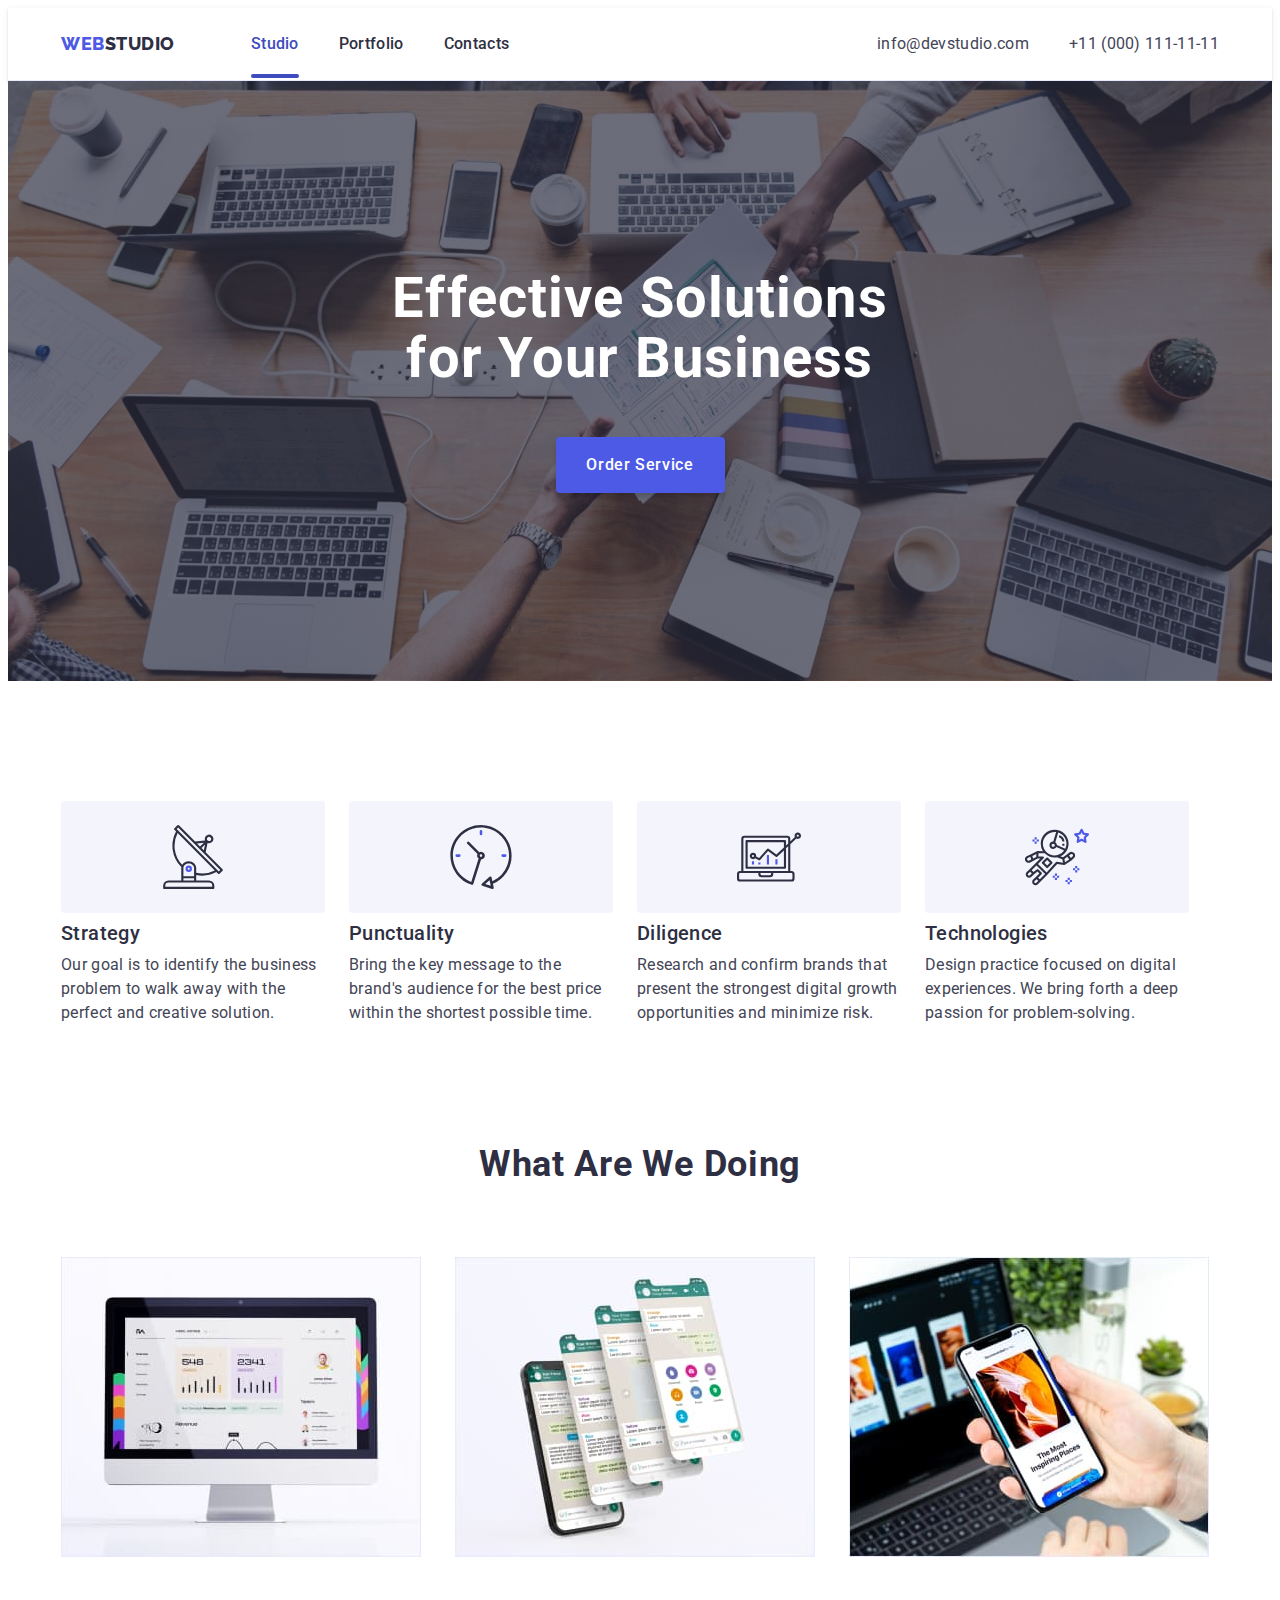
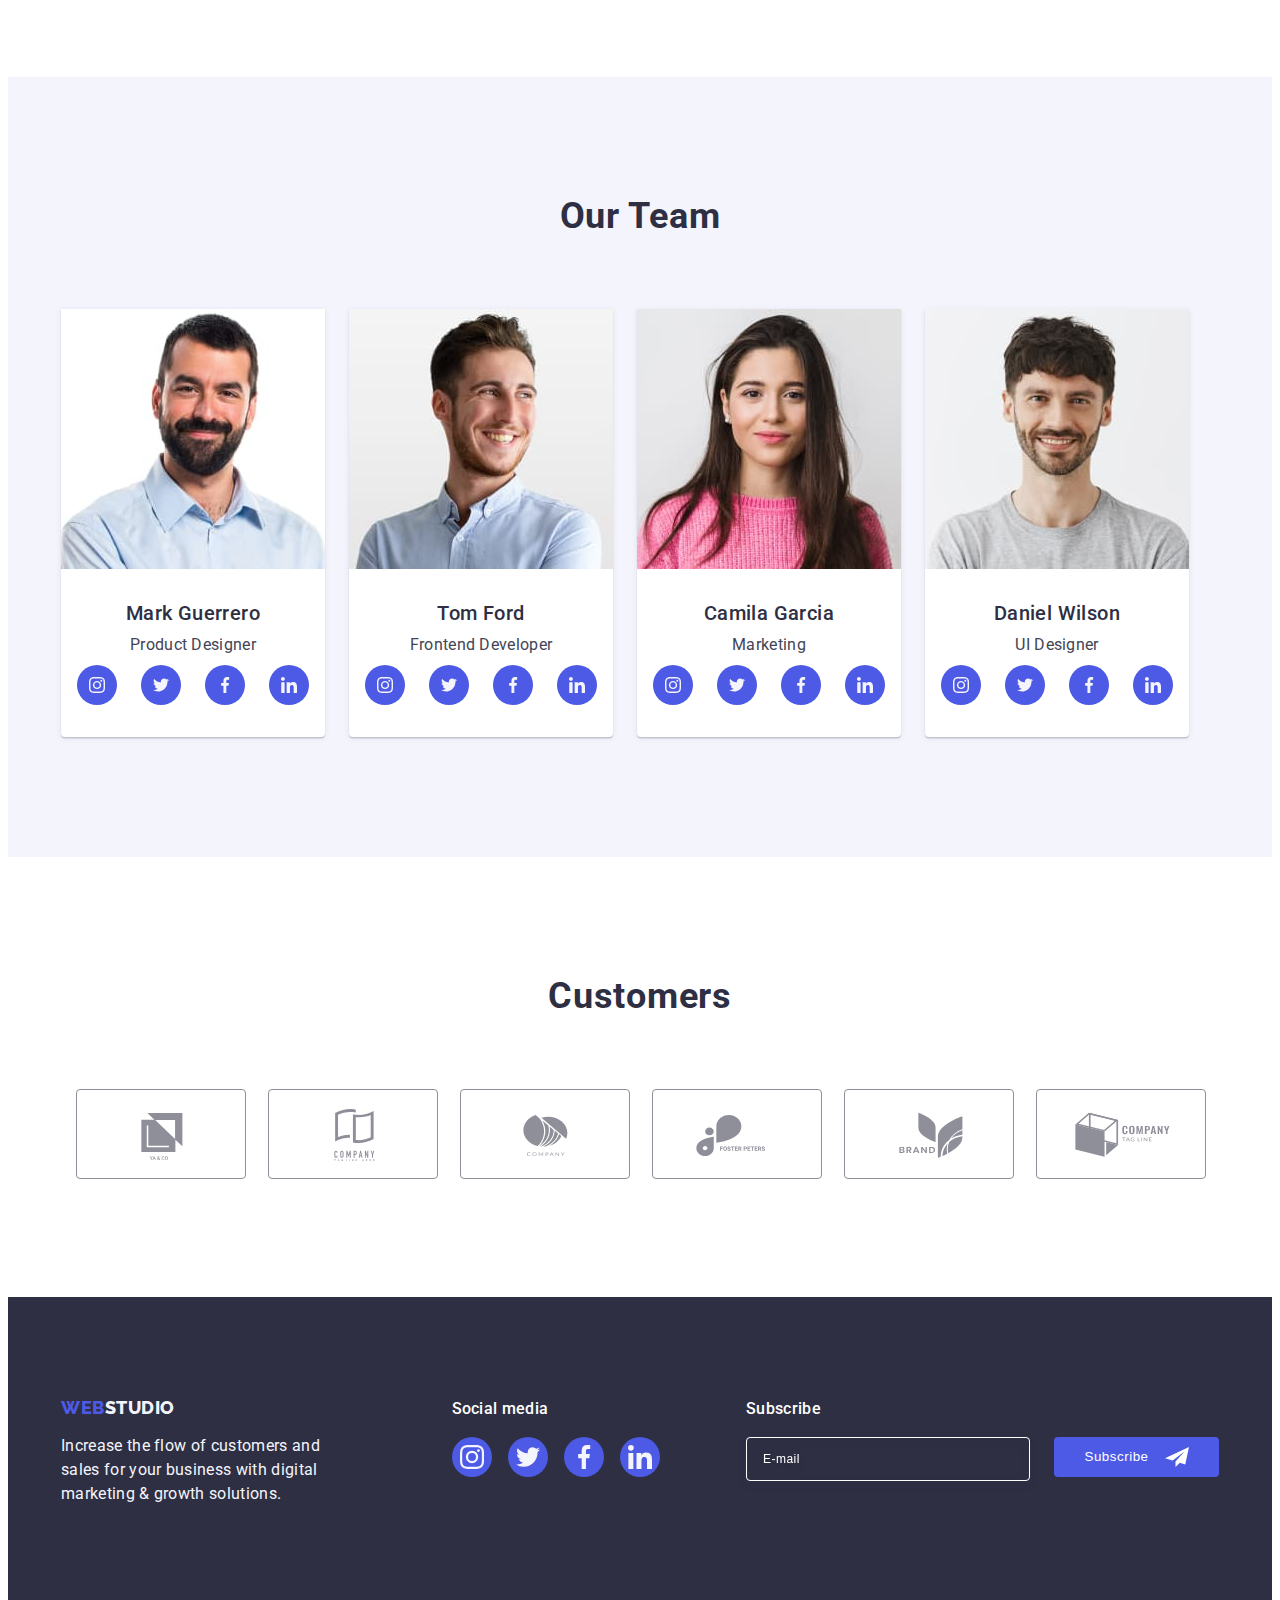
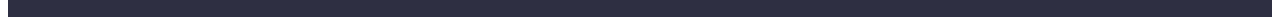
<file: index.html>
<!DOCTYPE html>
<html lang="en">

<head>
    <meta charset="UTF-8">
    <meta http-equiv="X-UA-Compatible" content="IE=edge">
    <meta name="viewport" content="width=device-width, initial-scale=1.0">

    <link rel="preconnect" href="https://fonts.googleapis.com">
    <link rel="preconnect" href="https://fonts.gstatic.com" crossorigin>
    <link
        href="https://fonts.googleapis.com/css2?family=Raleway:wght@800&family=Roboto:wght@400;500;700;900&display=swap"
        rel="stylesheet">

    <link rel="stylesheet" href="https://cdnjs.cloudflare.com/ajax/libs/modern-normalize/2.0.0/modern-normalize.min.css"
        integrity="sha512-4xo8blKMVCiXpTaLzQSLSw3KFOVPWhm/TRtuPVc4WG6kUgjH6J03IBuG7JZPkcWMxJ5huwaBpOpnwYElP/m6wg=="
        crossorigin="anonymous" referrerpolicy="no-referrer" />

    <link rel="stylesheet" href="./css/styles.css" />
    <title>Web Studio</title>
</head>

<body>
    <!-- Header -->
    <header class="header">
        <div class="container header-container">
            <nav class="navigation">
                <a class="header-logo link" href="./index.html">Web<span class="header-logo-two">Studio</span></a>
                <ul class="header-list list">
                    <li><a class="header-item-link current link" href="./index.html">Studio</a></li>
                    <li><a class="header-item-link link" href="./portfolio.html">Portfolio</a></li>
                    <li><a class="header-item-link link " href="">Contacts</a></li>
                </ul>
            </nav>
            <address class="header-adress">
                <ul class="header-adress-list list">
                    <li><a class="header-adress-link link" href="mailto:info@devstudio.com">info@devstudio.com</a></li>
                    <li><a class="header-adress-link link" href="tel:+110001111111">+11 (000)
                            111-11-11</a></li>
                </ul>
            </address>
        </div>
    </header>

    <!-- Main container -->
    <main>
        <!-- Hero section -->
        <section class="hero">
            <div class="container hero-container">
                <h1 class="hero-title">Effective Solutions for Your Business</h1>
                <button class="hero-btn" type="button" data-modal-open>Order Service</button>
            </div>
        </section>

        <!-- Section Feature -->
        <section class="feature">
            <div class="container feature-container">
                <h2 class="feature-header visually-hidden">Feature</h2>
                <ul class="feature-list list">
                    <!-- Feature 1 -->
                    <li class="feature-item">
                        <div class="feature-box">
                            <svg class="feature-icon" width="64" height="64">
                                <use href="./images/icons.svg#icon-feature-1"></use>
                            </svg>
                        </div>
                        <h3 class="feature-title">Strategy</h3>
                        <p class="feature-text">Our goal is to identify the business problem to walk away with the
                            perfect
                            and creative solution.
                        </p>
                    </li>
                    <!-- Feature 2 -->
                    <li class="feature-item">
                        <div class="feature-box">
                            <svg class="feature-icon" width="64" height="64">
                                <use href="./images/icons.svg#icon-feature-2"></use>
                            </svg>
                        </div>
                        <h3 class="feature-title">Punctuality</h3>
                        <p class="feature-text">Bring the key message to the brand's audience for the best price within
                            the
                            shortest possible
                            time.</p>
                    </li>
                    <!-- Feature 3 -->
                    <li class="feature-item">
                        <div class="feature-box">
                            <svg class="feature-icon" width="64" height="64">
                                <use href="./images/icons.svg#icon-feature-3"></use>
                            </svg>
                        </div>
                        <h3 class="feature-title">Diligence</h3>
                        <p class="feature-text">Research and confirm brands that present the strongest digital growth
                            opportunities and minimize
                            risk.</p>
                    </li>
                    <!-- Feature 4 -->
                    <li class="feature-item">
                        <div class="feature-box">
                            <svg class="feature-icon" width="64" height="64">
                                <use href="./images/icons.svg#icon-feature-4"></use>
                            </svg>
                        </div>
                        <h3 class="feature-title">Technologies</h3>
                        <p class="feature-text">Design practice focused on digital experiences. We bring forth a deep
                            passion for
                            problem-solving.</p>
                    </li>
                </ul>
            </div>
        </section>

        <!-- Section Services -->
        <section class="services">
            <div class="container services-container">
                <h2 class="services-title">What are we doing</h2>
                <ul class="services-list list">
                    <li class="services-item"><img src="./images/design1.jpg" alt="Design of sites on PC" width="360"
                            height="300"></li>
                    <li class="services-item"><img src="./images/design2.jpg" alt="Design of messengers" width="360"
                            height="300"></li>
                    <li class="services-item"><img src="./images/design3.jpg" alt="Design of sites on mobile"
                            width="360" height="300"></li>
                </ul>
            </div>
        </section>

        <!-- Section Team -->
        <section class="team">
            <div class="container">
                <h2 class="team-title">Our Team</h2>
                <ul class="team-list list">
                    <li class="team-list-item">
                        <img src="./images/mark.jpg" alt="Photo Mark" width="264" height="260">
                        <div class="team-description">
                            <h3 class="team-item-name">Mark Guerrero</h3>
                            <p class="team-item-text">Product Designer</p>
                            <ul class="team-soc-list list">
                                <li class="team-soc-item">
                                    <a class="team-soc-link link" href="" target="_blank" rel="noopener noreferrer">
                                        <svg class="team-soc-icon" width="16" height="16">
                                            <use href="./images/icons.svg#icon-instagram"></use>
                                        </svg>
                                    </a>
                                </li>
                                <li class="team-soc-item">
                                    <a class="team-soc-link link" href="" target="_blank" rel="noopener noreferrer">
                                        <svg class="team-soc-icon" width="16" height="16">
                                            <use href="./images/icons.svg#icon-twitter"></use>
                                        </svg>
                                    </a>
                                </li>
                                <li class="team-soc-item">
                                    <a class="team-soc-link link" href="" target="_blank" rel="noopener noreferrer">
                                        <svg class="team-soc-icon" width="16" height="16">
                                            <use href="./images/icons.svg#icon-facebook"></use>
                                        </svg>
                                    </a>
                                </li>
                                <li class="team-soc-item">
                                    <a class="team-soc-link link" href="" target="_blank" rel="noopener noreferrer">
                                        <svg class="team-soc-icon" width="16" height="16">
                                            <use href="./images/icons.svg#icon-linkedin"></use>
                                        </svg>
                                    </a>
                                </li>
                            </ul>
                        </div>
                    </li>
                    <li class="team-list-item">
                        <img src="./images/tom.jpg" alt="Photo Tom" width="264" height="260">
                        <div class="team-description">
                            <h3 class="team-item-name">Tom Ford</h3>
                            <p class="team-item-text">Frontend Developer</p>
                            <ul class="team-soc-list list">
                                <li class="team-soc-item">
                                    <a class="team-soc-link link" href="" target="_blank" rel="noopener noreferrer">
                                        <svg class="team-soc-icon" width="16" height="16">
                                            <use href="./images/icons.svg#icon-instagram"></use>
                                        </svg>
                                    </a>
                                </li>
                                <li class="team-soc-item">
                                    <a class="team-soc-link link" href="" target="_blank" rel="noopener noreferrer">
                                        <svg class="team-soc-icon" width="16" height="16">
                                            <use href="./images/icons.svg#icon-twitter"></use>
                                        </svg>
                                    </a>
                                </li>
                                <li class="team-soc-item">
                                    <a class="team-soc-link link" href="" target="_blank" rel="noopener noreferrer">
                                        <svg class="team-soc-icon" width="16" height="16">
                                            <use href="./images/icons.svg#icon-facebook"></use>
                                        </svg>
                                    </a>
                                </li>
                                <li class="team-soc-item">
                                    <a class="team-soc-link link" href="" target="_blank" rel="noopener noreferrer">
                                        <svg class="team-soc-icon" width="16" height="16">
                                            <use href="./images/icons.svg#icon-linkedin"></use>
                                        </svg>
                                    </a>
                                </li>
                            </ul>
                        </div>
                    </li>
                    <li class="team-list-item">
                        <img src="./images/camila.jpg" alt="Photo Camila" width="264" height="260">
                        <div class="team-description">
                            <h3 class="team-item-name">Camila Garcia</h3>
                            <p class="team-item-text">Marketing</p>
                            <ul class="team-soc-list list">
                                <li class="team-soc-item">
                                    <a class="team-soc-link link" href="" target="_blank" rel="noopener noreferrer">
                                        <svg class="team-soc-icon" width="16" height="16">
                                            <use href="./images/icons.svg#icon-instagram"></use>
                                        </svg>
                                    </a>
                                </li>
                                <li class="team-soc-item">
                                    <a class="team-soc-link link" href="" target="_blank" rel="noopener noreferrer">
                                        <svg class="team-soc-icon" width="16" height="16">
                                            <use href="./images/icons.svg#icon-twitter"></use>
                                        </svg>
                                    </a>
                                </li>
                                <li class="team-soc-item">
                                    <a class="team-soc-link link" href="" target="_blank" rel="noopener noreferrer">
                                        <svg class="team-soc-icon" width="16" height="16">
                                            <use href="./images/icons.svg#icon-facebook"></use>
                                        </svg>
                                    </a>
                                </li>
                                <li class="team-soc-item">
                                    <a class="team-soc-link link" href="" target="_blank" rel="noopener noreferrer">
                                        <svg class="team-soc-icon" width="16" height="16">
                                            <use href="./images/icons.svg#icon-linkedin"></use>
                                        </svg>
                                    </a>
                                </li>
                            </ul>
                        </div>
                    </li>
                    <li class="team-list-item">
                        <img src="./images/daniel.jpg" alt="Photo Daniel" width="264" height="260">
                        <div class="team-description">
                            <h3 class="team-item-name">Daniel Wilson</h3>
                            <p class="team-item-text">UI Designer</p>
                            <ul class="team-soc-list list">
                                <li class="team-soc-item">
                                    <a class="team-soc-link link" href="" target="_blank" rel="noopener noreferrer">
                                        <svg class="team-soc-icon" width="16" height="16">
                                            <use href="./images/icons.svg#icon-instagram"></use>
                                        </svg>
                                    </a>
                                </li>
                                <li class="team-soc-item">
                                    <a class="team-soc-link link" href="" target="_blank" rel="noopener noreferrer">
                                        <svg class="team-soc-icon" width="16" height="16">
                                            <use href="./images/icons.svg#icon-twitter"></use>
                                        </svg>
                                    </a>
                                </li>
                                <li class="team-soc-item">
                                    <a class="team-soc-link link" href="" target="_blank" rel="noopener noreferrer">
                                        <svg class="team-soc-icon" width="16" height="16">
                                            <use href="./images/icons.svg#icon-facebook"></use>
                                        </svg>
                                    </a>
                                </li>
                                <li class="team-soc-item">
                                    <a class="team-soc-link link" href="" target="_blank" rel="noopener noreferrer">
                                        <svg class="team-soc-icon" width="16" height="16">
                                            <use href="./images/icons.svg#icon-linkedin"></use>
                                        </svg>
                                    </a>
                                </li>
                            </ul>
                        </div>
                    </li>
                </ul>
            </div>
        </section>

        <!-- Seection Customers -->
        <section class="customers">
            <div class="container customers-container">
                <h2 class="customers-title">Customers</h2>
                <ul class="customers-list list">
                    <li class="customers-item">
                        <a href="" class="customers-link link" target="_blank" rel="noopener noreferrer">
                            <svg class="customers-icon" width="104" height="56" fill="">
                                <use href="./images/icons.svg#icon-customers-1"></use>
                            </svg>
                        </a>
                    </li>
                    <li class="customers-item">
                        <a href="" class="customers-link link" target="_blank" rel="noopener noreferrer">
                            <svg class="customers-icon" width="104" height="56">
                                <use href="./images/icons.svg#icon-customers-2"></use>
                            </svg>
                        </a>
                    </li>
                    <li class="customers-item">
                        <a href="" class="customers-link link" target="_blank" rel="noopener noreferrer">
                            <svg class="customers-icon" width="104" height="56">
                                <use href="./images/icons.svg#icon-customers-3"></use>
                            </svg>
                        </a>
                    </li>
                    <li class="customers-item">
                        <a href="" class="customers-link link" target="_blank" rel="noopener noreferrer">
                            <svg class="customers-icon" width="104" height="56">
                                <use href="./images/icons.svg#icon-customers-4"></use>
                            </svg>
                        </a>
                    </li>
                    <li class="customers-item">
                        <a href="" class="customers-link link" target="_blank" rel="noopener noreferrer">
                            <svg class="customers-icon" width="104" height="56">
                                <use href="./images/icons.svg#icon-customers-5"></use>
                            </svg>
                        </a>
                    </li>
                    <li class="customers-item">
                        <a href="" class="customers-link link" target="_blank" rel="noopener noreferrer">
                            <svg class="customers-icon" width="104" height="56">
                                <use href="./images/icons.svg#icon-customers-6"></use>
                            </svg>
                        </a>
                    </li>
                </ul>
            </div>
        </section>

    </main>
    <!-- Footer -->
    <footer class="footer">
        <div class="container footer-container">
            <div class="footer-composition">
                <a class="footer-logo link" href="./index.html">Web<span class="footer-logo-two">Studio</span></a>
                <p class="footer-text">Increase the flow of customers and sales for your business with digital
                    marketing
                    &
                    growth solutions.</p>
            </div>
            <div class="footer-soc">
                <p class="footer-soc-text">Social media</p>
                <ul class="footer-soc-list list">
                    <li class="footer-soc-item">
                        <a class="footer-soc-link link" href="" target="_blank" rel="noopener noreferrer">
                            <svg class="footer-soc-icon" width="24" height="24">
                                <use href="./images/icons.svg#icon-instagram"></use>
                            </svg>
                        </a>
                    </li>
                    <li class="footer-soc-item">
                        <a class="footer-soc-link link" href="" target="_blank" rel="noopener noreferrer">
                            <svg class="footer-soc-icon" width="24" height="24">
                                <use href="./images/icons.svg#icon-twitter"></use>
                            </svg>
                        </a>
                    </li>
                    <li class="footer-soc-item">
                        <a class="footer-soc-link link" href="" target="_blank" rel="noopener noreferrer">
                            <svg class="footer-soc-icon" width="24" height="24">
                                <use href="./images/icons.svg#icon-facebook"></use>
                            </svg>
                        </a>
                    </li>
                    <li class="footer-soc-item">
                        <a class="footer-soc-link link" href="" target="_blank" rel="noopener noreferrer">
                            <svg class="footer-soc-icon" width="24" height="24">
                                <use href="./images/icons.svg#icon-linkedin"></use>
                            </svg>
                        </a>
                    </li>
                </ul>
            </div>
            <div class="container-form">
                <p class="form-title">Subscribe</p>
                <form class="footer-form">
                    <label class="footer-form-label">
                        <input type="email" name="form-email" class="footer-form-input" placeholder="E-mail">
                    </label>
                    <button type="submit" class="btn-subscribe">Subscribe
                        <svg class="form-email-icon" width="24" height="24">
                            <use href="./images/icons.svg#icon-subscribe"></use>
                        </svg>
                    </button>
                </form>
            </div>
        </div>
    </footer>

    <!-- Modal window -->
    <div class="backdrop is-hidden" data-modal>
        <div class="modal">
            <button class="close-modal" type="button" data-modal-close>
                <svg class="close-icon" width="8" height="8">
                    <use href="./images/icons.svg#icon-close-black"></use>
                </svg>
            </button>
            <p class="modal-title">Leave your contacts and we will call you back</p>
            <form class="modal-form">
                <div class="modal-field">
                    <label for="user-name" class="input-label">Name</label>
                    <div class="input-wrap">
                        <input type="text" name="user-name" id="user-name" class="modal-input" required />
                        <svg class="modal-icon" width="18" height="24">
                            <use href="./images/icons.svg#icon-person"></use>
                        </svg>
                    </div>
                </div>
                <div class="modal-field">
                    <label for="user-tel" class="input-label">Phone</label>
                    <div class="input-wrap">
                        <input type="tel" name="user-tel" id="user-tel" class="modal-input" required />
                        <svg class="modal-icon" width="18" height="24">
                            <use href="./images/icons.svg#icon-phone"></use>
                        </svg>
                    </div>
                </div>
                <div class="modal-field">
                    <label for="user-email" class="input-label">Email</label>
                    <div class="input-wrap">
                        <input type="email" name="user-email" id="user-email" class="modal-input" />
                        <svg class="modal-icon" width="18" height="24">
                            <use href="./images/icons.svg#icon-email"></use>
                        </svg>
                    </div>
                </div>
                <div class="modal-field-comment">
                    <label for="user-comment" class="input-label">Comment</label>
                    <textarea name="user-comment" id="user-comment" class="modal-text"
                        placeholder="Text input"></textarea>
                </div>
                <div class="modal-field-check">
                    <input id="user-privacy" type="checkbox" name="user-privacy" value="true"
                        class="modal-check visually-hidden" required>
                    <label for="user-privacy" class="check-text">
                        <span class="customs-check">
                            <svg class="modal-check-icon" width="10" height="8">
                                <use href="./images/icons.svg#icon-check"></use>
                            </svg>
                        </span> I accept the terms and conditions of the <a href="#" class="privacy-link"> Privacy
                            Policy</a></label>
                </div>
                <button type="submit" class="send">Send</button>
            </form>
        </div>
    </div>
    <script src="./js/modal.js"></script>
</body>

</html>
</file>
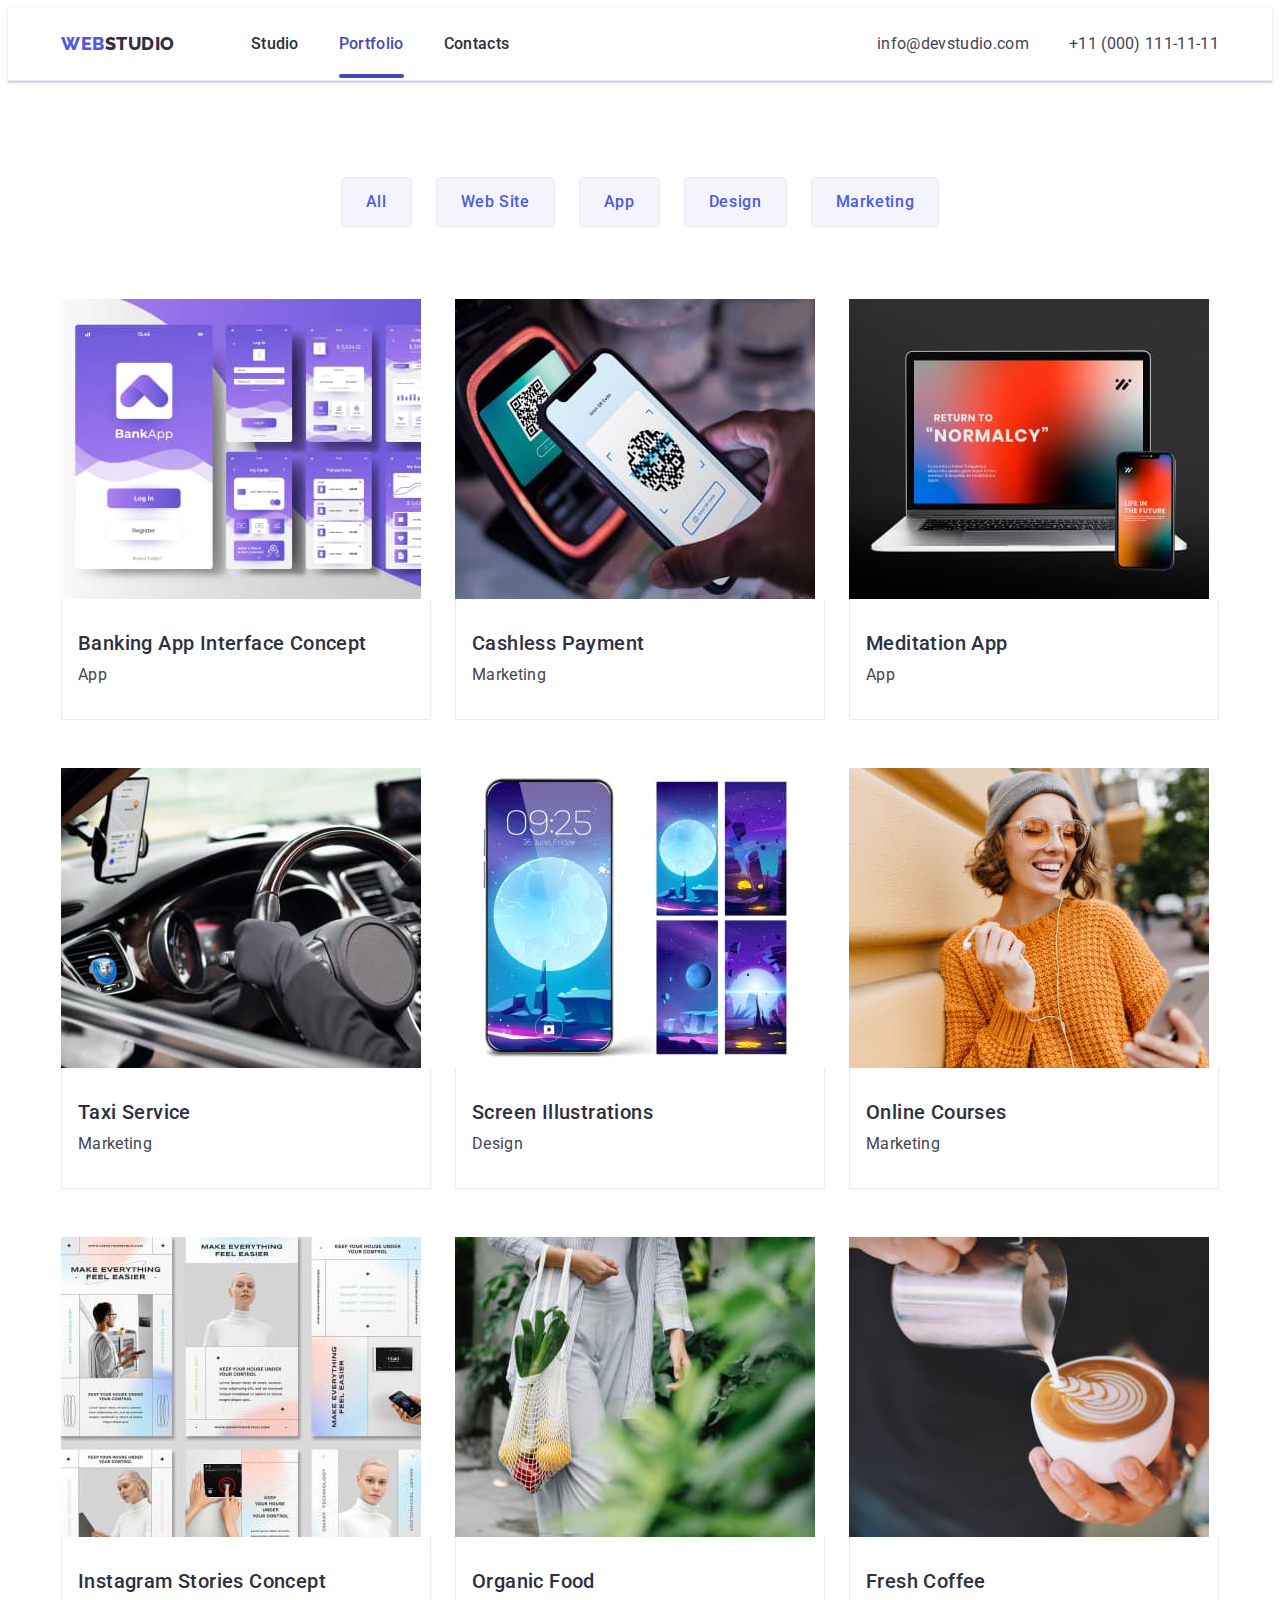
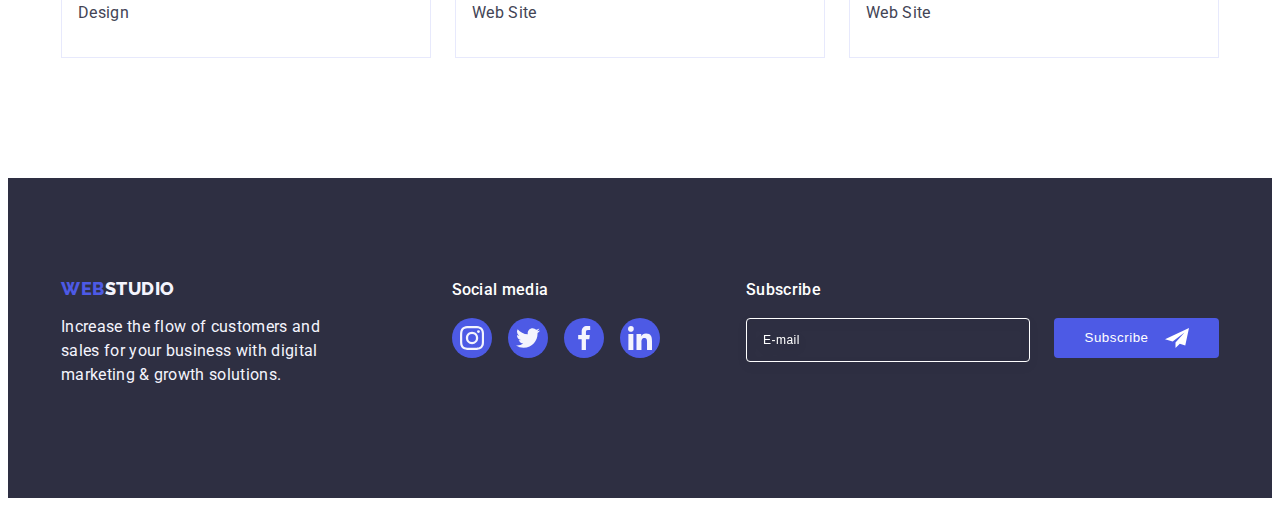
<file: portfolio.html>
<!DOCTYPE html>
<html lang="en">

<head>
    <meta charset="UTF-8">
    <meta http-equiv="X-UA-Compatible" content="IE=edge">
    <meta name="viewport" content="width=device-width, initial-scale=1.0">

    <link rel="preconnect" href="https://fonts.googleapis.com">
    <link rel="preconnect" href="https://fonts.gstatic.com" crossorigin>
    <link
        href="https://fonts.googleapis.com/css2?family=Raleway:wght@800&family=Roboto:wght@400;500;700;900&display=swap"
        rel="stylesheet">

    <link rel="stylesheet" href="https://cdnjs.cloudflare.com/ajax/libs/modern-normalize/2.0.0/modern-normalize.min.css"
        integrity="sha512-4xo8blKMVCiXpTaLzQSLSw3KFOVPWhm/TRtuPVc4WG6kUgjH6J03IBuG7JZPkcWMxJ5huwaBpOpnwYElP/m6wg=="
        crossorigin="anonymous" referrerpolicy="no-referrer" />

    <link rel="stylesheet" href="./css/styles.css" />

    <title>Web Studio</title>
</head>

<body>
    <!-- Header -->
    <header class="header">
        <div class="container header-container">
            <nav class="navigation">
                <a class="header-logo link" href="./index.html">Web<span class="header-logo-two">Studio</span></a>
                <ul class="header-list list">
                    <li><a class="header-item-link link" href="./index.html">Studio</a></li>
                    <li><a class="header-item-link current link" href="./portfolio.html">Portfolio</a></li>
                    <li><a class="header-item-link link " href="">Contacts</a></li>
                </ul>
            </nav>
            <address class="header-adress">
                <ul class="header-adress-list list">
                    <li><a class="header-adress-link link" href="mailto:info@devstudio.com">info@devstudio.com</a></li>
                    <li><a class="header-adress-link link" href="tel:+110001111111">+11 (000)
                            111-11-11</a></li>
                </ul>
            </address>
        </div>
    </header>

    <!-- Main container -->
    <main>
        <section class="project">
            <div class="container">
                <h1 hidden>Project</h1>
                <ul class="filter-list list">
                    <li class="filter-item"><button class="filter-btn" type="button">All</button></li>
                    <li class="filter-item"><button class="filter-btn" type="button">Web Site</button></li>
                    <li class="filter-item"><button class="filter-btn" type="button">App</button></li>
                    <li class="filter-item"><button class="filter-btn" type="button">Design</button></li>
                    <li class="filter-item"><button class="filter-btn" type="button">Marketing</button></li>
                </ul>
                <ul class="project-list list">
                    <li class="project-item">
                        <a class="project-link link" href="">
                            <div class="project-item-wrap">
                                <img src="./images/project1.jpg" alt="Project photo" width="360" height="300">
                                <p class="project-cover-text">14 Stylish and User-Friendly App Design Concepts · Task
                                    Manager App · Calorie Tracker App · Exotic Fruit Ecommerce App · Cloud Storage App
                                </p>
                            </div>
                            <div class="card-description">
                                <h2 class="project-title">Banking App Interface Concept</h2>
                                <p class="project-text">App</p>
                            </div>
                        </a>
                    </li>
                    <li class="project-item">
                        <a class="project-link link" href="">
                            <div class="project-item-wrap">
                                <img src="./images/project2.jpg" alt="Project photo" width="360" height="300">
                                <p class="project-cover-text">14 Stylish and User-Friendly App Design Concepts · Task
                                    Manager App · Calorie Tracker App · Exotic Fruit Ecommerce App · Cloud Storage App
                                </p>
                            </div>
                            <div class="card-description">
                                <h2 class="project-title">Cashless Payment</h2>
                                <p class="project-text">Marketing</p>
                            </div>
                        </a>
                    </li>
                    <li class="project-item">
                        <a class="project-link link" href="">
                            <div class="project-item-wrap">
                                <img src="./images/project3.jpg" alt="Project photo" width="360" height="300">
                                <p class="project-cover-text">14 Stylish and User-Friendly App Design Concepts · Task
                                    Manager App · Calorie Tracker App · Exotic Fruit Ecommerce App · Cloud Storage App
                                </p>
                            </div>
                            <div class="card-description">
                                <h2 class="project-title">Meditation App</h2>
                                <p class="project-text">App</p>
                            </div>
                        </a>
                    </li>
                    <li class="project-item">
                        <a class="project-link link" href="">
                            <div class="project-item-wrap">
                                <img src="./images/project4.jpg" alt="Project photo" width="360" height="300">
                                <p class="project-cover-text">14 Stylish and User-Friendly App Design Concepts · Task
                                    Manager App · Calorie Tracker App · Exotic Fruit Ecommerce App · Cloud Storage App
                                </p>
                            </div>
                            <div class="card-description">
                                <h2 class="project-title">Taxi Service</h2>
                                <p class="project-text">Marketing</p>
                            </div>
                        </a>
                    </li>
                    <li class="project-item">
                        <a class="project-link link" href="">
                            <div class="project-item-wrap">
                                <img src="./images/project5.jpg" alt="Project photo" width="360" height="300">
                                <p class="project-cover-text">14 Stylish and User-Friendly App Design Concepts · Task
                                    Manager App · Calorie Tracker App · Exotic Fruit Ecommerce App · Cloud Storage App
                                </p>
                            </div>
                            <div class="card-description">
                                <h2 class="project-title">Screen Illustrations</h2>
                                <p class="project-text">Design</p>
                            </div>
                        </a>
                    </li>
                    <li class="project-item">
                        <a class="project-link link" href="">
                            <div class="project-item-wrap">
                                <img src="./images/project6.jpg" alt="Project photo" width="360" height="300">
                                <p class="project-cover-text">14 Stylish and User-Friendly App Design Concepts · Task
                                    Manager App · Calorie Tracker App · Exotic Fruit Ecommerce App · Cloud Storage App
                                </p>
                            </div>
                            <div class="card-description">
                                <h2 class="project-title">Online Courses</h2>
                                <p class="project-text">Marketing</p>
                            </div>
                        </a>
                    </li>
                    <li class="project-item">
                        <a class="project-link link" href="">
                            <div class="project-item-wrap">
                                <img src="./images/project7.jpg" alt="Project photo" width="360" height="300">
                                <p class="project-cover-text">14 Stylish and User-Friendly App Design Concepts · Task
                                    Manager App · Calorie Tracker App · Exotic Fruit Ecommerce App · Cloud Storage App
                                </p>
                            </div>
                            <div class="card-description">
                                <h2 class="project-title">Instagram Stories Concept</h2>
                                <p class="project-text">Design</p>
                            </div>
                        </a>
                    </li>
                    <li class="project-item">
                        <a class="project-link link" href="">
                            <div class="project-item-wrap">
                                <img src="./images/project8.jpg" alt="Project photo" width="360" height="300">
                                <p class="project-cover-text">14 Stylish and User-Friendly App Design Concepts · Task
                                    Manager App · Calorie Tracker App · Exotic Fruit Ecommerce App · Cloud Storage App
                                </p>
                            </div>
                            <div class="card-description">
                                <h2 class="project-title">Organic Food</h2>
                                <p class="project-text">Web Site</p>
                            </div>
                        </a>
                    </li>
                    <li class="project-item">
                        <a class="project-link link" href="">
                            <div class="project-item-wrap">
                                <img src="./images/project9.jpg" alt="Project photo" width="360" height="300">
                                <p class="project-cover-text">14 Stylish and User-Friendly App Design Concepts · Task
                                    Manager App · Calorie Tracker App · Exotic Fruit Ecommerce App · Cloud Storage App
                                </p>
                            </div>
                            <div class="card-description">
                                <h2 class="project-title">Fresh Coffee</h2>
                                <p class="project-text">Web Site</p>
                            </div>
                        </a>
                    </li>
                </ul>
            </div>
        </section>
    </main>

    <!-- Footer -->
    <footer class="footer">
        <div class="container footer-container">
            <div class="footer-composition">
                <a class="footer-logo link" href="./index.html">Web<span class="footer-logo-two">Studio</span></a>
                <p class="footer-text">Increase the flow of customers and sales for your business with digital
                    marketing
                    &
                    growth solutions.</p>
            </div>
            <div class="footer-soc">
                <p class="footer-soc-text">Social media</p>
                <ul class="footer-soc-list list">
                    <li class="footer-soc-item">
                        <a class="footer-soc-link link" href="" target="_blank" rel="noopener noreferrer">
                            <svg class="footer-soc-icon" width="24" height="24">
                                <use href="./images/icons.svg#icon-instagram"></use>
                            </svg>
                        </a>
                    </li>
                    <li class="footer-soc-item">
                        <a class="footer-soc-link link" href="" target="_blank" rel="noopener noreferrer">
                            <svg class="footer-soc-icon" width="24" height="24">
                                <use href="./images/icons.svg#icon-twitter"></use>
                            </svg>
                        </a>
                    </li>
                    <li class="footer-soc-item">
                        <a class="footer-soc-link link" href="" target="_blank" rel="noopener noreferrer">
                            <svg class="footer-soc-icon" width="24" height="24">
                                <use href="./images/icons.svg#icon-facebook"></use>
                            </svg>
                        </a>
                    </li>
                    <li class="footer-soc-item">
                        <a class="footer-soc-link link" href="" target="_blank" rel="noopener noreferrer">
                            <svg class="footer-soc-icon" width="24" height="24">
                                <use href="./images/icons.svg#icon-linkedin"></use>
                            </svg>
                        </a>
                    </li>
                </ul>
            </div>
            <div class="container-form">
                <p class="form-title">Subscribe</p>
                <form class="footer-form">
                    <label class="footer-form-label">
                        <input type="email" name="form-email" class="footer-form-input" placeholder="E-mail">
                    </label>
                    <button type="submit" class="btn-subscribe">Subscribe
                        <svg class="form-email-icon" width="24" height="24">
                            <use href="./images/icons.svg#icon-subscribe"></use>
                        </svg>
                    </button>
                </form>
            </div>
        </div>
    </footer>
</body>

</html>
</file>
<file: css/styles.css>
body {
  font-family: "Roboto", sans-serif;
  color: #434455;
  background-color: #ffffff;
}

:root {
  --title-color: #2e2f42;
  --text-color: #434455;
  --first-background: #ffffff;
  --second-background: #2e2f42;
}

p,
h1,
h2,
h3,
h4,
h5,
h6 {
  margin: 0;
}

ul {
  margin: 0;
  padding: 0;
}

img {
  display: block;
}

.list {
  list-style: none;
}

.link {
  text-decoration: none;
}

.container {
  width: 1158px;
  padding-left: 15px;
  padding-right: 15px;
  margin: 0 auto;
}

.visually-hidden {
  position: absolute;
  width: 1px;
  height: 1px;
  margin: -1px;
  border: 0;
  padding: 0;

  white-space: nowrap;
  clip-path: inset(100%);
  clip: rect(0 0 0 0);
  overflow: hidden;
}

/** HEADER */

.header-container {
  display: flex;
  justify-content: space-between;
}

.navigation {
  display: flex;
  align-items: center;
}

.header-list {
  display: flex;
  gap: 40px;
}

.header {
  padding-top: 24px;
  padding-bottom: 24px;
  border-bottom: 1px solid #e7e9fc;
  box-shadow: 0px 2px 1px rgba(46, 47, 66, 0.08),
    0px 1px 1px rgba(46, 47, 66, 0.16), 0px 1px 6px rgba(46, 47, 66, 0.08);
}

.header-logo {
  font-family: "Raleway", sans-serif;
  font-weight: 800;
  font-size: 18px;
  line-height: 1.17;
  letter-spacing: 0.03em;
  text-transform: uppercase;
  color: #4d5ae5;
  margin-right: 76px;
}

.header-logo-two {
  color: var(--title-color);
}

.header-item-link {
  position: relative;
  font-style: normal;
  font-weight: 500;
  font-size: 16px;
  line-height: 1.5;
  letter-spacing: 0.02em;
  color: var(--title-color);
  transition-property: color;
  transition-duration: 250ms;
  transition-timing-function: cubic-bezier(0.4, 0, 0.2, 1);
  padding: 24px 0;
}

.header-item-link::after {
  content: "";
  position: absolute;
  width: 100%;
  height: 4px;
  left: 0px;
  bottom: -1px;
  background: #404bbf;
  border-radius: 2px;
  transform: scaleX(0);
  transition-property: transform;
  transition-duration: 250ms;
  transition-timing-function: cubic-bezier(0.4, 0, 0.2, 1);
}

.header-item-link:focus::after,
.header-item-link:hover::after {
  transform: scaleX(1);
}

.header-item-link.current {
  color: #404bbf;
}

.header-item-link.current::after {
  transform: scaleX(1);
}

.header-adress-list {
  display: flex;
  gap: 40px;
}

.header-adress-link {
  font-style: normal;
  font-weight: 400;
  font-size: 16px;
  line-height: 1.5;
  letter-spacing: 0.02em;
  color: var(--text-color);
  transition-property: color;
  transition-duration: 250ms;
  transition-timing-function: cubic-bezier(0.4, 0, 0.2, 1);
}

.header-adress {
  font-style: normal;
}

.header-item-link:hover,
.header-item-link:focus,
.header-adress-link:hover,
.header-adress-link:focus {
  color: #404bbf;
}

/** HERO */

.hero-container {
  display: flex;
  flex-direction: column;
}

.hero {
  background-color: var(--second-background);
  max-width: 1440px;
  background-image: linear-gradient(
      rgba(46, 47, 66, 0.7),
      rgba(46, 47, 66, 0.7)
    ),
    url(../images/hero-bg.jpg);
  background-repeat: no-repeat;
  background-position: center;
  background-size: cover;
  margin: 0 auto;
  padding-top: 188px;
  padding-bottom: 188px;
}

.hero-title {
  max-width: 496px;
  font-size: 56px;
  line-height: 1.07;
  letter-spacing: 0.02em;
  text-align: center;
  color: var(--first-background);
  margin: 0 auto 48px;
}

.hero-btn {
  min-width: 169px;
  height: 56px;
  font-family: "Roboto", sans-serif;
  font-weight: 500;
  font-size: 16px;
  line-height: 1.5;
  letter-spacing: 0.04em;
  color: var(--first-background);
  background-color: #4d5ae5;
  box-shadow: 0px 4px 4px rgba(0, 0, 0, 0.15);
  border-radius: 4px;
  cursor: pointer;
  border: none;
  margin: 0 auto;
  transition-property: background-color;
  transition-duration: 250ms;
  transition-timing-function: cubic-bezier(0.4, 0, 0.2, 1);
}

.hero-btn:hover,
.hero-btn:focus {
  background-color: #404bbf;
}

/** FEATURE */

.feature {
  padding-top: 120px;
  padding-bottom: 120px;
}

.feature-list {
  display: flex;
  gap: 24px;
}

.feature-item {
  max-width: 264px;
}

.feature-box {
  display: flex;
  align-items: center;
  justify-content: center;
  height: 112px;
  background: #f4f4fd;
  border-radius: 4px;
  margin-bottom: 8px;
}

.feature-title {
  font-weight: 500;
  font-size: 20px;
  line-height: 1.2;
  letter-spacing: 0.02em;
  color: var(--title-color);
  margin-bottom: 8px;
}

.feature-text {
  font-size: 16px;
  line-height: 1.5;
  letter-spacing: 0.02em;
  color: var(--text-color);
}

/** SERVICES */

.services {
  padding-bottom: 120px;
}

.services-title {
  font-size: 36px;
  line-height: 1.11;
  text-align: center;
  letter-spacing: 0.02em;
  text-transform: capitalize;
  color: var(--title-color);
  margin-bottom: 72px;
}

.services-list {
  display: flex;
  gap: 24px;
}

.services-item {
  width: calc((100% - 48px) / 3);
}

/** TEAM */

.team {
  background-color: #f4f4fd;
  padding-top: 120px;
  padding-bottom: 120px;
}

.team-list {
  display: flex;
  gap: 24px;
}

.team-description {
  padding: 32px 16px;
}

.team-list-item {
  width: calc((100%-72px) / 4);
  background-color: #ffffff;
  box-shadow: 0px 1px 6px rgba(46, 47, 66, 0.08),
    0px 1px 1px rgba(46, 47, 66, 0.16), 0px 2px 1px rgba(46, 47, 66, 0.08);
  border-radius: 0px 0px 4px 4px;
}

.team-title {
  font-size: 36px;
  line-height: 1.11;
  letter-spacing: 0.02em;
  text-align: center;
  text-transform: capitalize;
  color: var(--title-color);
  margin-bottom: 72px;
}

.team-item-name {
  font-weight: 500;
  font-size: 20px;
  line-height: 1.2;
  letter-spacing: 0.02em;
  text-align: center;
  color: var(--title-color);
  margin-bottom: 8px;
}

.team-item-text {
  font-size: 16px;
  line-height: 24px;
  letter-spacing: 0.02em;
  text-align: center;
  color: var(--text-color);
  margin-bottom: 8px;
}

.team-soc-list {
  display: flex;
  justify-content: center;
  gap: 24px;
}

.team-soc-item {
  width: 40px;
  height: 40px;
}

.team-soc-link {
  width: 100%;
  height: 100%;
  border-radius: 50%;
  background-color: #4d5ae5;
  display: flex;
  align-items: center;
  justify-content: center;
  transition-property: background-color;
  transition-duration: 250ms;
  transition-timing-function: cubic-bezier(0.4, 0, 0.2, 1);
}

.team-soc-icon {
  fill: #f4f4fd;
}

.team-soc-link:hover,
.team-soc-link:focus {
  background-color: #404bbf;
}

/** CUSTOMERS */

.customers {
  padding-top: 120px;
  padding-bottom: 120px;
}

.customers-title {
  font-size: 36px;
  line-height: 1.11;
  text-align: center;
  letter-spacing: 0.02em;
  text-transform: capitalize;
  color: #2e2f42;
  margin-bottom: 72px;
}

.customers-list {
  display: flex;
  justify-content: center;
  align-items: center;
  gap: 24px;
}

.customers-item {
  width: 168px;
  height: 88px;
}

.customers-link {
  width: 100%;
  height: 100%;
  border: 1px solid #8e8f99;
  border-radius: 4px;
  display: flex;
  align-items: center;
  justify-content: center;
  color: #8e8f99;
  transition-property: color, border-color;
  transition-duration: 250ms;
  transition-timing-function: cubic-bezier(0.4, 0, 0.2, 1);
}

.customers-icon {
  fill: currentColor;
}

.customers-link:hover,
.customers-link:focus {
  border-color: #404bbf;
  color: #404bbf;
}

/** FOOTER */

.footer {
  background-color: var(--second-background);
  padding-top: 100px;
  padding-bottom: 100px;
}

.footer-container {
  display: flex;
  justify-content: space-between;
}

.footer-wrap {
  display: flex;
  align-items: baseline;
}

.footer-logo {
  display: inline-block;
  font-family: "Raleway", sans-serif;
  font-weight: 800;
  font-size: 18px;
  line-height: 1.17;
  letter-spacing: 0.03em;
  text-transform: uppercase;
  color: #4d5ae5;
  margin-bottom: 16px;
}

.footer-logo-two {
  color: #f4f4fd;
}

.footer-text {
  width: 264px;
  font-size: 16px;
  line-height: 1.5;
  letter-spacing: 0.02em;
  color: #f4f4fd;
}

.footer-composition {
  margin-right: 120px;
}

.footer-soc {
  margin-right: 80px;
}

.footer-soc-text {
  font-weight: 500;
  font-size: 16px;
  line-height: 1.5;
  letter-spacing: 0.02em;
  color: #ffffff;
  margin-bottom: 16px;
}

.footer-soc-list {
  display: flex;
  justify-content: center;
  gap: 16px;
}

.footer-soc-item {
  width: 40px;
  height: 40px;
}

.footer-soc-link {
  width: 100%;
  height: 100%;
  border-radius: 50%;
  background-color: #4d5ae5;
  display: flex;
  align-items: center;
  justify-content: center;
  transition-property: background-color;
  transition-duration: 250ms;
  transition-timing-function: cubic-bezier(0.4, 0, 0.2, 1);
}

.footer-soc-link:hover,
.footer-soc-link:focus {
  background-color: #31d0aa;
}

.footer-soc-icon {
  fill: #f4f4fd;
}

.footer-form {
  height: 80px;
  display: flex;
  gap: 24px;
}

.form-title {
  margin-bottom: 16px;
  font-weight: 500;
  font-size: 16px;
  line-height: 1.5;
  letter-spacing: 0.02em;
  color: #ffffff;
}

.footer-form-input {
  width: 264px;
  height: 40px;
  background-color: transparent;
  border: 1px solid #ffffff;
  border-radius: 4px;
  padding-left: 16px;
  color: #ffffff;
  font-size: 12px;
  line-height: 1.5;
  letter-spacing: 0.04em;
  filter: drop-shadow(0px 4px 4px rgba(0, 0, 0, 0.15));
}

.footer-form-input::placeholder {
  font-size: 12px;
  line-height: 2;
  letter-spacing: 0.04em;
  color: #ffffff;
}

.btn-subscribe {
  display: flex;
  justify-content: center;
  align-items: center;
  min-width: 165px;
  height: 40px;
  font-weight: 500;
  line-height: 1.5;
  letter-spacing: 0.04em;
  cursor: pointer;
  color: #ffffff;
  background: #4d5ae5;
  border: none;
  border-radius: 4px;
  padding: 0;
  transition-property: background-color;
  transition-duration: 250ms;
  transition-timing-function: cubic-bezier(0.4, 0, 0.2, 1);
}

.btn-subscribe:hover,
.btn-subscribe:focus {
  background-color: #404bbf;
}

.form-email-icon {
  fill: #ffffff;
  margin-left: 16px;
}

/** PROJECT */

.project {
  padding-top: 96px;
  padding-bottom: 120px;
}

.filter-list {
  display: flex;
  justify-content: center;
  gap: 24px;
  margin-bottom: 72px;
}

.filter-btn {
  font-family: "Roboto", sans-serif;
  font-weight: 500;
  font-size: 16px;
  line-height: 1.5;
  letter-spacing: 0.04em;
  cursor: pointer;
  background-color: #f4f4fd;
  color: #4d5ae5;
  border-radius: 4px;
  border: 1px solid #e7e9fc;
  padding: 12px 24px;
  transition: color 250ms cubic-bezier(0.4, 0, 0.2, 1),
    background-color 250ms cubic-bezier(0.4, 0, 0.2, 1),
    border-color 250ms cubic-bezier(0.4, 0, 0.2, 1),
    box-shadow 250ms cubic-bezier(0.4, 0, 0.2, 1);
}

.filter-btn:hover,
.filter-btn:focus {
  color: var(--first-background);
  background-color: #404bbf;
  border: 1px solid transparent;
  box-shadow: 0px 3px 1px rgba(0, 0, 0, 0.1), 0px 2px 1px rgba(0, 0, 0, 0.08),
    0px 2px 2px rgba(0, 0, 0, 0.12);
}

.project-list {
  display: flex;
  flex-wrap: wrap;
  gap: 48px 24px;
}

.project-link {
  display: block;
  transition-property: box-shadow;
  transition-duration: 250ms;
  transition-timing-function: cubic-bezier(0.4, 0, 0.2, 1);
}

.project-item {
  width: calc((100% - 48px) / 3);
}

.card-description {
  padding: 32px 16px;
  border: 1px solid #e7e9fc;
  border-top: none;
}

.project-title {
  font-weight: 500;
  font-size: 20px;
  line-height: 1.2;
  letter-spacing: 0.02em;
  color: var(--title-color);
  margin-bottom: 8px;
}

.project-text {
  font-size: 16px;
  line-height: 1.5;
  letter-spacing: 0.02em;
  color: var(--text-color);
}

.project-link:hover,
.project-link:focus {
  box-shadow: 0px 1px 6px rgba(46, 47, 66, 0.08),
    0px 1px 1px rgba(46, 47, 66, 0.16), 0px 2px 1px rgba(46, 47, 66, 0.08);
}

.project-item-wrap {
  position: relative;
  overflow: hidden;
}

.project-cover-text {
  position: absolute;
  top: 0;
  transform: translateY(100%);
  height: 100%;
  font-size: 16px;
  line-height: 1.5;
  letter-spacing: 0.02em;
  color: #f4f4fd;
  background-color: #4d5ae5;
  transition-property: transform;
  transition-duration: 250ms;
  transition-timing-function: cubic-bezier(0.4, 0, 0.2, 1);
  padding: 40px 32px;
}

.project-link:hover .project-cover-text,
.project-link:focus .project-cover-text {
  transform: translateY(0);
}

/* Modal */

.backdrop {
  position: fixed;
  top: 0;
  width: 100%;
  height: 100%;
  background: rgba(46, 47, 66, 0.4);
  transition-property: opacity, visibility;
  transition-duration: 250ms;
  transition-timing-function: cubic-bezier(0.4, 0, 0.2, 1);
}

.modal {
  position: absolute;
  top: 50%;
  left: 50%;
  transform: translate(-50%, -50%) scale(1);
  width: 408px;
  min-height: 584px;
  background: #fcfcfc;
  box-shadow: 0px 1px 1px rgba(0, 0, 0, 0.14), 0px 1px 3px rgba(0, 0, 0, 0.12),
    0px 2px 1px rgba(0, 0, 0, 0.2);
  border-radius: 4px;
  padding: 24px;
  padding-top: 72px;
  transition-property: transform;
  transition-duration: 250ms;
  transition-timing-function: cubic-bezier(0.4, 0, 0.2, 1);
}

.backdrop.is-hidden .modal {
  transform: translate(-50%, -50%) scaleY(0);
}

.is-hidden {
  visibility: hidden;
  opacity: 0;
  pointer-events: none;
}

.close-modal {
  position: absolute;
  top: 24px;
  right: 24px;
  display: flex;
  align-items: center;
  justify-content: center;
  width: 24px;
  height: 24px;
  margin-left: auto;
  color: #2e2f42;
  background-color: #e7e9fc;
  border: 1px solid rgba(0, 0, 0, 0.1);
  border-radius: 50%;
  transition-property: border, background-color;
  transition-duration: 250ms;
  transition-timing-function: cubic-bezier(0.4, 0, 0.2, 1);
  padding: 0;
  cursor: pointer;
}

.close-icon {
  fill: currentColor;
  transition-property: fill;
  transition-duration: 250ms;
  transition-timing-function: cubic-bezier(0.4, 0, 0.2, 1);
}

.close-modal:focus,
.close-modal:hover {
  color: #ffffff;
  background-color: #404bbf;
  border: none;
}

.modal-field {
  margin-bottom: 8px;
}

.modal-title {
  font-weight: 500;
  font-size: 16px;
  line-height: 1.5;
  text-align: center;
  letter-spacing: 0.02em;
  color: #2e2f42;
  margin-bottom: 16px;
}

.modal-input {
  width: 100%;
  height: 40px;
  border: 1px solid rgba(46, 47, 66, 0.4);
  border-radius: 4px;
  padding-left: 38px;
  font-size: 14px;
  outline: transparent;
  transition: border-color 250ms cubic-bezier(0.4, 0, 0.2, 1);
  background-color: transparent;
}

.modal-input:focus {
  border: 1px solid #4d5ae5;
}

.modal-input:focus + .modal-icon {
  fill: #4d5ae5;
}

.input-label {
  display: block;
  font-size: 12px;
  line-height: 1.17;
  letter-spacing: 0.04em;
  color: #8e8f99;
  margin-bottom: 4px;
}

.input-wrap {
  position: relative;
}

.modal-icon {
  position: absolute;
  top: 50%;
  left: 16px;
  transform: translateY(-50%);
  transition: fill 250ms cubic-bezier(0.4, 0, 0.2, 1);
}

.modal-text {
  width: 100%;
  height: 120px;
  padding: 8px 16px;
  font-size: 12px;
  line-height: 1.17;
  letter-spacing: 0.04em;
  resize: none;
  border: 1px solid rgba(46, 47, 66, 0.4);
  border-radius: 4px;
  transition: border-color 250ms cubic-bezier(0.4, 0, 0.2, 1);
  color: rgba(46, 47, 66, 0.4);
  background-color: transparent;
  outline: transparent;
}

.modal-text::placeholder{
  color: rgba(46, 47, 66, 0.4);
}

.modal-text:focus {
  border-color: #4d5ae5;
}

.modal-field-comment {
  margin-bottom: 16px;
}

.modal-field-check {
  margin-bottom: 24px;
}

.check-text {
  font-size: 12px;
  line-height: 1.17;
  letter-spacing: 0.04em;
  color: #8e8f99;
}

.customs-check {
  display: inline-flex;
  align-items: center;
  justify-content: center;
  width: 16px;
  height: 16px;
  border: 1px solid rgba(46, 47, 66, 0.4);
  border-radius: 2px;
  margin-right: 8px;
  fill: transparent;
  transition: background-color 250ms cubic-bezier(0.4, 0, 0.2, 1),
    border 250ms cubic-bezier(0.4, 0, 0.2, 1),
    fill 250ms cubic-bezier(0.4, 0, 0.2, 1);
}

.modal-check:checked + .check-text .customs-check {
  background-color: #404bbf;
  border: none;
  fill: #f4f4fd;
}

.modal-check:hover + .check-text .customs-check {
  border-color: #404bbf;
}

.privacy-link {
  color: #4d5ae5;
  margin-left: 2px;
}

.send {
  display: block;
  min-width: 169px;
  cursor: pointer;
  background: #4d5ae5;
  border: none;
  box-shadow: 0px 4px 4px rgba(0, 0, 0, 0.15);
  border-radius: 4px;
  padding: 16px 32px;
  font-weight: 500;
  font-size: 16px;
  line-height: 1.5;
  letter-spacing: 0.04em;
  color: #ffffff;
  justify-content: center;
  align-items: center;
  margin: 0 auto;
  transition-property: background-color;
  transition-duration: 250ms;
  transition-timing-function: cubic-bezier(0.4, 0, 0.2, 1);
}

.send:hover,
.send:focus {
  background-color: #404bbf;
}
</file>
